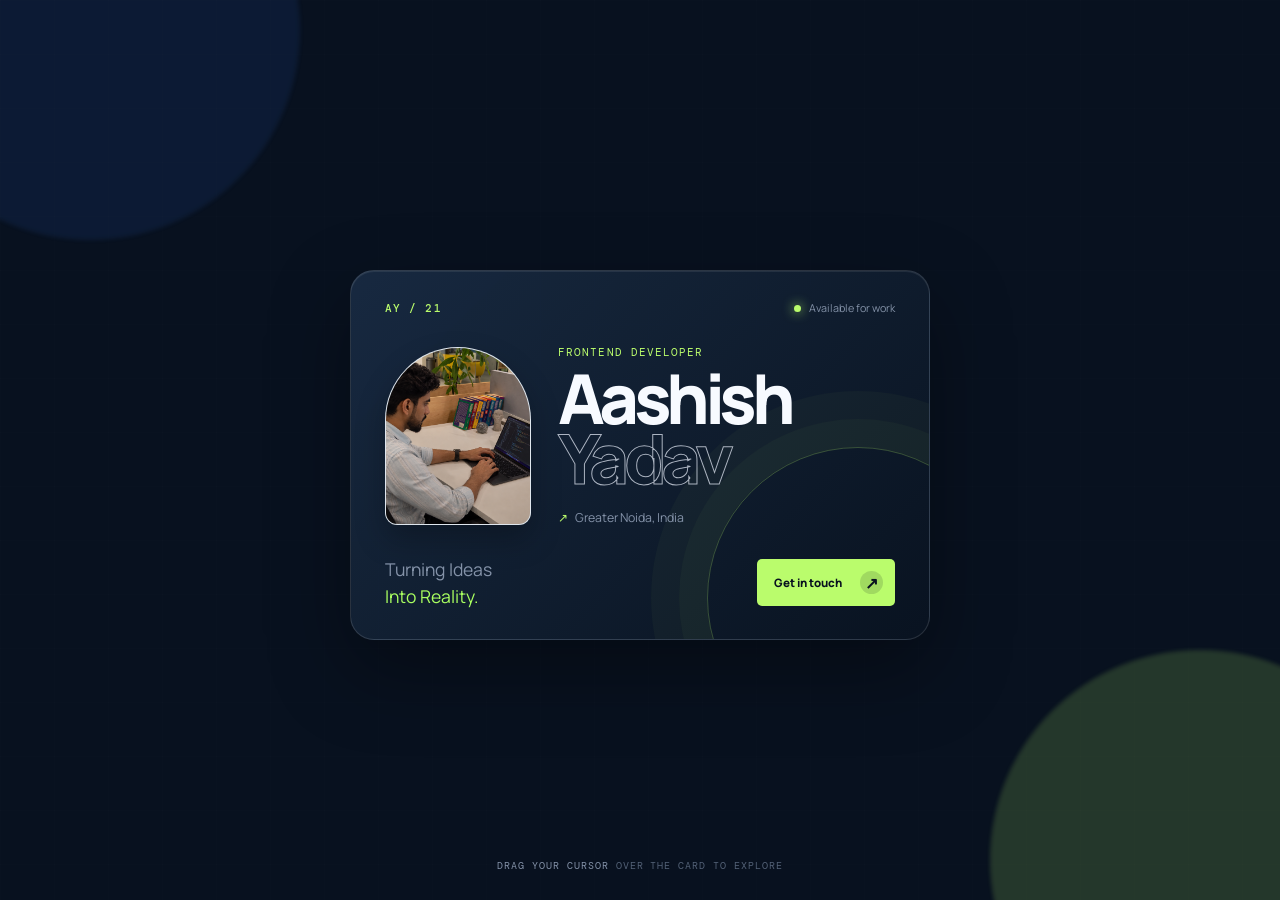
<file: index.html>
<!DOCTYPE html>
<html lang="en">
<head>
    <meta charset="UTF-8">
    <meta name="viewport" content="width=device-width, initial-scale=1.0">
    <meta name="theme-color" content="#08111f">
    <title>Aashish Yadav | Frontend Developer</title>
    <link rel="preconnect" href="https://fonts.googleapis.com">
    <link rel="preconnect" href="https://fonts.gstatic.com" crossorigin>
    <link href="https://fonts.googleapis.com/css2?family=DM+Mono:wght@400;500&family=Manrope:wght@400;500;600;700;800&display=swap" rel="stylesheet">
    <link rel="stylesheet" href="style.css">
</head>
<body>
    <main class="page-shell">
        <div class="ambient ambient-one"></div>
        <div class="ambient ambient-two"></div>

        <section class="card-scene" aria-label="Digital business card">
            <div class="business-card" id="business-card">
                <article class="card-face card-front">
                    <div class="card-topline">
                        <span class="eyebrow">AY / 21</span>
                        <span class="availability"><span class="status-dot"></span> Available for work</span>
                    </div>

                    <div class="identity">
                        <div class="avatar-frame">
                            <img src="assets/aashu.png" alt="Portrait of Aashish Yadav" class="avatar">
                        </div>
                        <div class="identity-copy">
                            <p class="role">Frontend Developer</p>
                            <h1>Aashish<br><span>Yadav</span></h1>
                            <p class="location"><span aria-hidden="true">↗</span> Greater Noida, India</p>
                        </div>
                    </div>

                    <div class="card-footer">
                        <p class="signature">Turning Ideas <br> <span class="highlight">Into Reality.</span></p>
                        <button class="flip-button" type="button" aria-label="Show contact details" aria-controls="business-card">
                            <span>Get in touch</span>
                            <span class="button-arrow" aria-hidden="true">↗</span>
                        </button>
                    </div>
                </article>

                <article class="card-face card-back" aria-label="Contact details">
                    <div class="card-topline">
                        <span class="eyebrow">CONTACT</span>
                        <button class="close-button flip-button" type="button" aria-label="Return to profile">×</button>
                    </div>

                    <div class="back-content">
                        <p class="role">Let's build something</p>
                        <h2>Say <span>hello.</span></h2>
                        <div class="contact-list">
                            <a href="mailto:aashish.yadav@example.com" class="contact-row">
                                <span class="contact-icon">@</span>
                                <span><small>Email</small>aashuyadav11000@gmail.com</span>
                                <span class="row-arrow">↗</span>
                            </a>
                            <a href="tel:+918650492198" class="contact-row">
                                <span class="contact-icon">✆</span>
                                <span><small>Phone</small>+91 8650492198</span>
                                <span class="row-arrow">↗</span>
                            </a>
                        </div>
                    </div>

                    <div class="back-footer">
                        <div class="social-links" aria-label="Social links">
                            <a href="https://github.com/aashuyadavv" target="_blank" rel="noopener noreferrer">GitHub</a>
                            <a href="https://www.linkedin.com/in/aashuyadavv/" target="_blank" rel="noopener noreferrer">LinkedIn</a>
                        </div>
                        <button class="copy-button" type="button" data-email="aashuyadav11000@gmail.com">
                            <span class="copy-label">Copy email</span>
                            <span aria-hidden="true">⌘ C</span>
                        </button>
                    </div>
                </article>
            </div>
        </section>

        <p class="hint"><span>Drag your cursor</span> over the card to explore</p>
    </main>

    <script src="script.js" defer></script>
</body>
</html>
</file>
<file: style.css>
:root {
    --ink: #eef4ff;
    --muted: #8492a8;
    --line: rgba(255, 255, 255, 0.13);
    --accent: #bafc6c;
    --navy: #08111f;
    --panel: #101d30;
}

* {
    box-sizing: border-box;
}

body {
    margin: 0;
    min-width: 320px;
    min-height: 100vh;
    color: var(--ink);
    background: var(--navy);
    font-family: "Manrope", sans-serif;
}

body::before {
    position: fixed;
    inset: 0;
    z-index: -2;
    content: "";
    opacity: 0.24;
    background-image: linear-gradient(rgba(255, 255, 255, 0.04) 1px, transparent 1px),
        linear-gradient(90deg, rgba(255, 255, 255, 0.04) 1px, transparent 1px);
    background-size: 54px 54px;
}

.page-shell {
    position: relative;
    display: grid;
    min-height: 100vh;
    overflow: hidden;
    place-items: center;
    padding: 48px 24px 38px;
}

.ambient {
    position: absolute;
    z-index: -1;
    width: 420px;
    height: 420px;
    border-radius: 50%;
    filter: blur(2px);
    opacity: 0.16;
}

.ambient-one {
    top: -180px;
    left: -120px;
    background: #254f9f;
}

.ambient-two {
    right: -130px;
    bottom: -170px;
    background: var(--accent);
}

.card-scene {
    width: min(100%, 580px);
    height: 370px;
    perspective: 1600px;
}

.business-card {
    position: relative;
    width: 100%;
    height: 100%;
    transform-style: preserve-3d;
    transition: transform 800ms cubic-bezier(0.2, 0.7, 0.2, 1);
}

.business-card.is-flipped {
    transform: rotateY(180deg);
}

.card-face {
    position: absolute;
    inset: 0;
    display: flex;
    flex-direction: column;
    overflow: hidden;
    padding: 30px 34px;
    border: 1px solid var(--line);
    border-radius: 24px;
    background: linear-gradient(135deg, rgba(24, 42, 65, 0.97), rgba(9, 19, 33, 0.98));
    box-shadow: 0 30px 80px rgba(0, 0, 0, 0.36), inset 0 1px rgba(255, 255, 255, 0.08);
    backface-visibility: hidden;
    pointer-events: auto;
}

.card-face::after {
    position: absolute;
    right: -80px;
    bottom: -110px;
    width: 300px;
    height: 300px;
    border: 1px solid rgba(186, 252, 108, 0.25);
    border-radius: 50%;
    content: "";
    box-shadow: 0 0 0 28px rgba(186, 252, 108, 0.03), 0 0 0 56px rgba(186, 252, 108, 0.03);
    pointer-events: none;
}

.card-back {
    transform: rotateY(180deg);
    background: linear-gradient(135deg, #162e42, #0a1728);
    pointer-events: none;
}

.business-card.is-flipped .card-front {
    pointer-events: none;
}

.business-card.is-flipped .card-back {
    pointer-events: auto;
}

.card-topline,
.card-footer,
.back-footer {
    position: relative;
    z-index: 1;
    display: flex;
    align-items: center;
    justify-content: space-between;
}

.eyebrow,
.role,
.hint,
.contact-row small {
    font-family: "DM Mono", monospace;
    letter-spacing: 0.1em;
    text-transform: uppercase;
}

.eyebrow {
    color: var(--accent);
    font-size: 0.68rem;
    font-weight: 500;
}

.availability {
    display: flex;
    align-items: center;
    gap: 8px;
    color: var(--muted);
    font-size: 0.67rem;
}

.status-dot {
    width: 7px;
    height: 7px;
    border-radius: 50%;
    background: var(--accent);
    box-shadow: 0 0 12px var(--accent);
}

.identity {
    position: relative;
    z-index: 1;
    display: flex;
    align-items: center;
    gap: 27px;
    margin: auto 0;
}

.avatar-frame {
    width: 146px;
    height: 178px;
    flex: 0 0 auto;
    overflow: hidden;
    border: 1px solid rgba(255, 255, 255, 0.2);
    border-radius: 90px 90px 15px 15px;
    background: #d7e0e8;
    box-shadow: 0 14px 30px rgba(0, 0, 0, 0.25);
}

.avatar {
    width: 100%;
    height: 100%;
    object-fit: cover;
}

.identity-copy {
    min-width: 0;
}

.role {
    margin: 0 0 10px;
    color: var(--accent);
    font-size: 0.68rem;
}

h1,
h2 {
    margin: 0;
    color: #f7faff;
    font-size: clamp(2.7rem, 8vw, 4.3rem);
    font-weight: 800;
    letter-spacing: -0.08em;
    line-height: 0.87;
}

h1 span,
h2 span {
    color: transparent;
    -webkit-text-stroke: 1px rgba(238, 244, 255, 0.7);
}

.location {
    margin: 20px 0 0;
    color: var(--muted);
    font-size: 0.77rem;
}

.location span {
    margin-right: 5px;
    color: var(--accent);
}

.signature {
    margin: 0;
    color: var(--muted);
    font-size: 1.1rem;
    line-height: 1.5;
}

.signature .highlight {
    display: block;
    color: #A9FF60;
}

.flip-button,
.copy-button {
    border: 0;
    color: var(--navy);
    background: var(--accent);
    cursor: pointer;
    font: inherit;
    font-size: 0.72rem;
    font-weight: 800;
}

.flip-button {
    display: flex;
    align-items: center;
    gap: 18px;
    padding: 12px 12px 12px 17px;
    border-radius: 5px;
}

.button-arrow {
    display: grid;
    width: 23px;
    height: 23px;
    place-items: center;
    border-radius: 50%;
    background: rgba(8, 17, 31, 0.14);
    font-size: 1rem;
}

.close-button {
    width: 30px;
    height: 30px;
    padding: 5px;
    border-radius: 50%;
    font-size: 2.0rem;
    line-height: 1;
}

.back-content {
    position: relative;
    z-index: 1;
    margin: auto 0;
}

h2 {
    font-size: clamp(3rem, 9vw, 4.6rem);
}

.contact-list {
    display: grid;
    gap: 10px;
    margin-top: 26px;
}

.contact-row {
    display: grid;
    grid-template-columns: 31px 1fr auto;
    align-items: center;
    gap: 12px;
    color: var(--ink);
    text-decoration: none;
}

.contact-icon {
    display: grid;
    width: 30px;
    height: 30px;
    place-items: center;
    border: 1px solid var(--line);
    border-radius: 50%;
    color: var(--accent);
    font-size: 0.84rem;
}

.contact-row small {
    display: block;
    margin-bottom: 2px;
    color: var(--muted);
    font-size: 0.55rem;
}

.contact-row span:nth-child(2) {
    font-size: 0.78rem;
}

.row-arrow {
    color: var(--accent);
}

.social-links {
    display: flex;
    gap: 18px;
}

.social-links a {
    color: var(--muted);
    font-size: 0.72rem;
    text-decoration: none;
}

.social-links a:hover,
.contact-row:hover {
    color: var(--accent);
}

.copy-button {
    padding: 8px 10px;
    border: 1px solid rgba(186, 252, 108, 0.35);
    border-radius: 4px;
    color: var(--accent);
    background: transparent;
    font-family: "DM Mono", monospace;
    font-size: 0.6rem;
    font-weight: 500;
}

.copy-button span:last-child {
    margin-left: 10px;
    opacity: 0.5;
}

.hint {
    position: absolute;
    bottom: 28px;
    margin: 0;
    color: #536176;
    font-size: 0.6rem;
}

.hint span {
    color: var(--muted);
}

button,
a {
    transition: color 180ms ease, background 180ms ease, transform 180ms ease;
}

button:hover {
    transform: translateY(-2px);
}

@media (max-width: 560px) {
    .page-shell {
        padding: 30px 16px 60px;
    }

    .card-scene {
        height: 490px;
    }

    .card-face {
        padding: 25px;
    }

    .identity {
        align-items: flex-start;
        flex-direction: column;
        gap: 22px;
    }

    .avatar-frame {
        width: 100px;
        height: 112px;
    }

    h1 {
        font-size: 3.1rem;
    }

    .card-footer {
        align-items: flex-end;
    }

    .signature {
        display: none;
    }
}

@media (prefers-reduced-motion: reduce) {
    .business-card,
    button,
    a {
        transition: none;
    }
}
</file>
